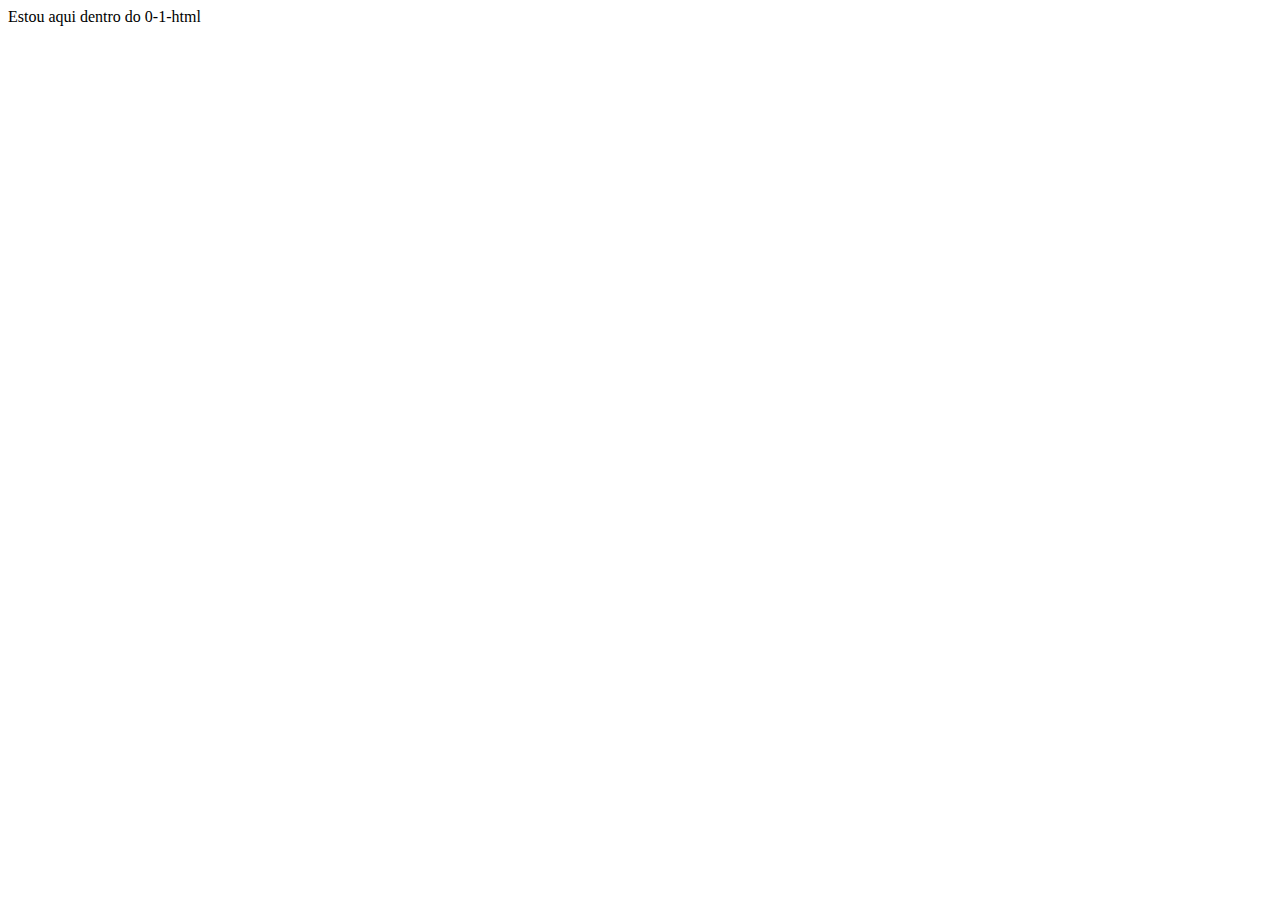
<file: html-css 2/0-1-html/index.html>
<!DOCTYPE html>
<html lang="en">
<head>
    <meta charset="UTF-8">
    <meta http-equiv="X-UA-Compatible" content="IE=edge">
    <meta name="viewport" content="width=device-width, initial-scale=1.0">
    <title>Document</title>
</head>
<body>
    Estou aqui dentro do 0-1-html
</body>
</html>
</file>
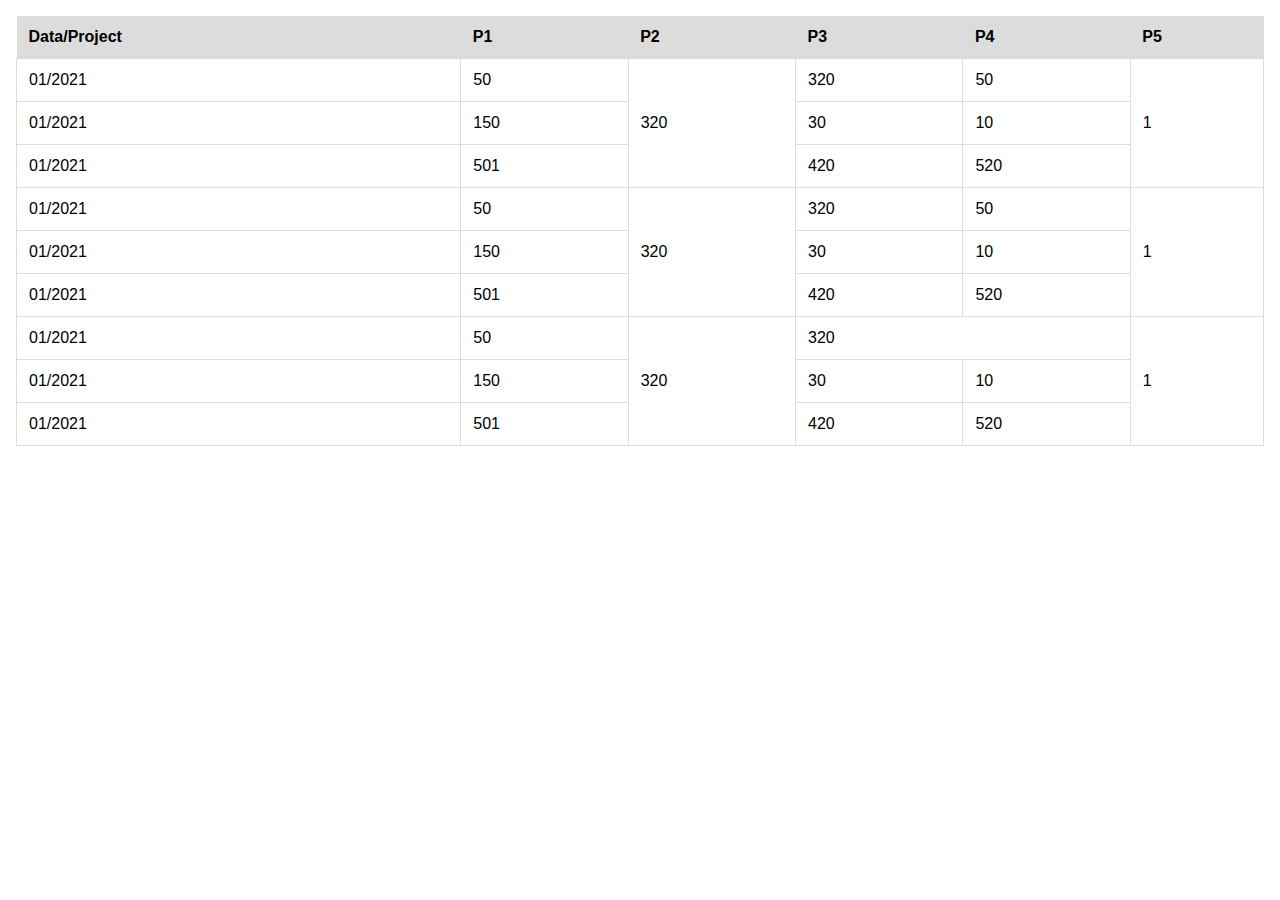
<file: html-css 2/0-3-table/index.html>
<!DOCTYPE html>
<html lang="en">
<head>
    <meta charset="UTF-8">
    <meta http-equiv="X-UA-Compatible" content="IE=edge">
    <meta name="viewport" content="width=device-width, initial-scale=1.0">
    <link rel="stylesheet" href="style.css">
    <title>Document</title>
</head>
<body>
    <div class="table">
        <table>
            <tr>
                <th>Data/Project</th>
                <th>P1</th>
                <th>P2</th>
                <th>P3</th>
                <th>P4</th>
                <th>P5</th>
            </tr>
            <tr>
                <td>01/2021</td>
                <td>50</td>
                <td rowspan="3">320</td>
                <td>320</td>
                <td>50</td>
                <td rowspan="3">1</td>
            </tr>
            <tr>
                <td>01/2021</td>
                <td>150</td>
                <td>30</td>
                <td>10</td>
                
            </tr>
            <tr>
                <td>01/2021</td>
                <td>501</td>
                <td>420</td>
                <td>520</td>
                
            </tr>
            <tr>
                <td>01/2021</td>
                <td>50</td>
                <td rowspan="3">320</td>
                <td>320</td>
                <td>50</td>
                <td rowspan="3">1</td>
            </tr>
            <tr>
                <td>01/2021</td>
                <td>150</td>
                <td>30</td>
                <td>10</td>
                
            </tr>
            <tr>
                <td>01/2021</td>
                <td>501</td>
                <td>420</td>
                <td>520</td>
                
            </tr>
            <tr>
                <td>01/2021</td>
                <td>50</td>
                <td rowspan="3">320</td>
                <td colspan="2">320</td>
                <td rowspan="3">1</td>
            </tr>
            <tr>
                <td>01/2021</td>
                <td>150</td>
                <td>30</td>
                <td>10</td>
                
            </tr>
            <tr>
                <td>01/2021</td>
                <td>501</td>
                <td>420</td>
                <td>520</td>
                
            </tr>
        </table>
    </div>
</body>
</html>
</file>
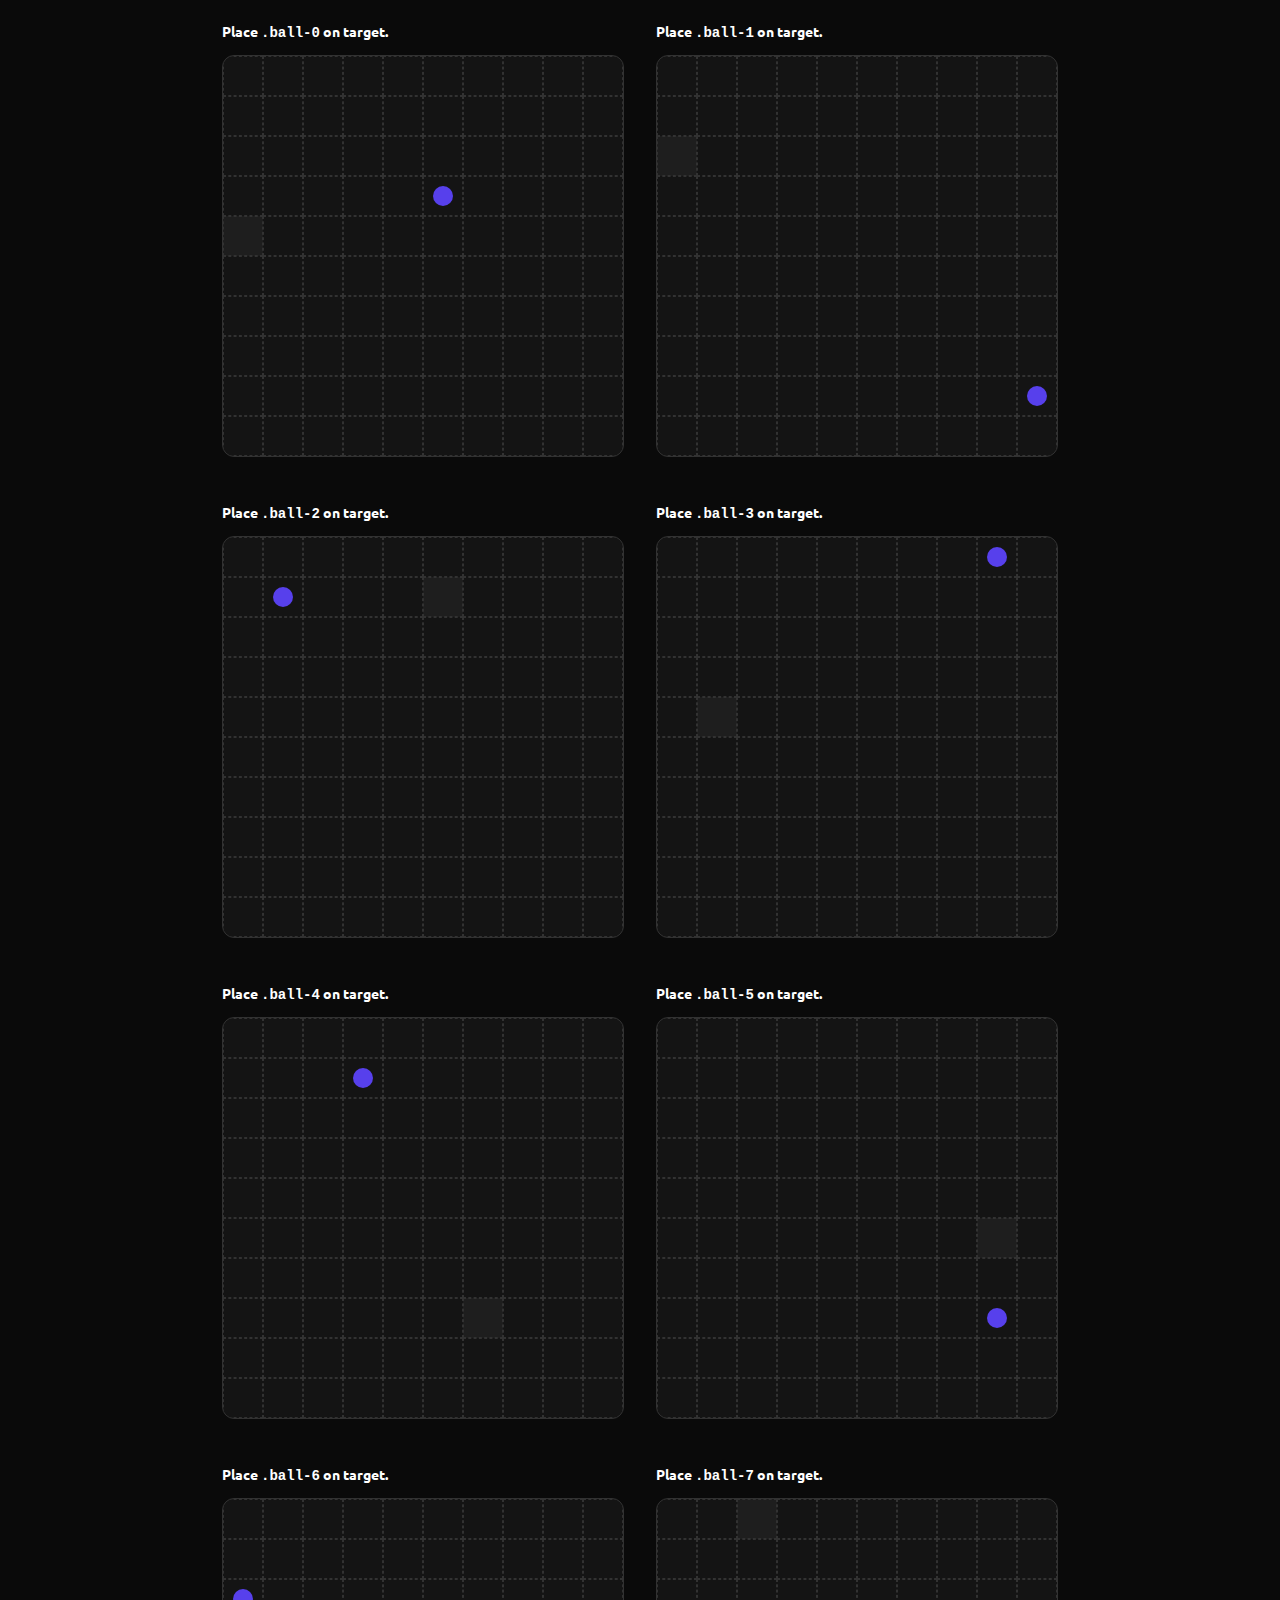
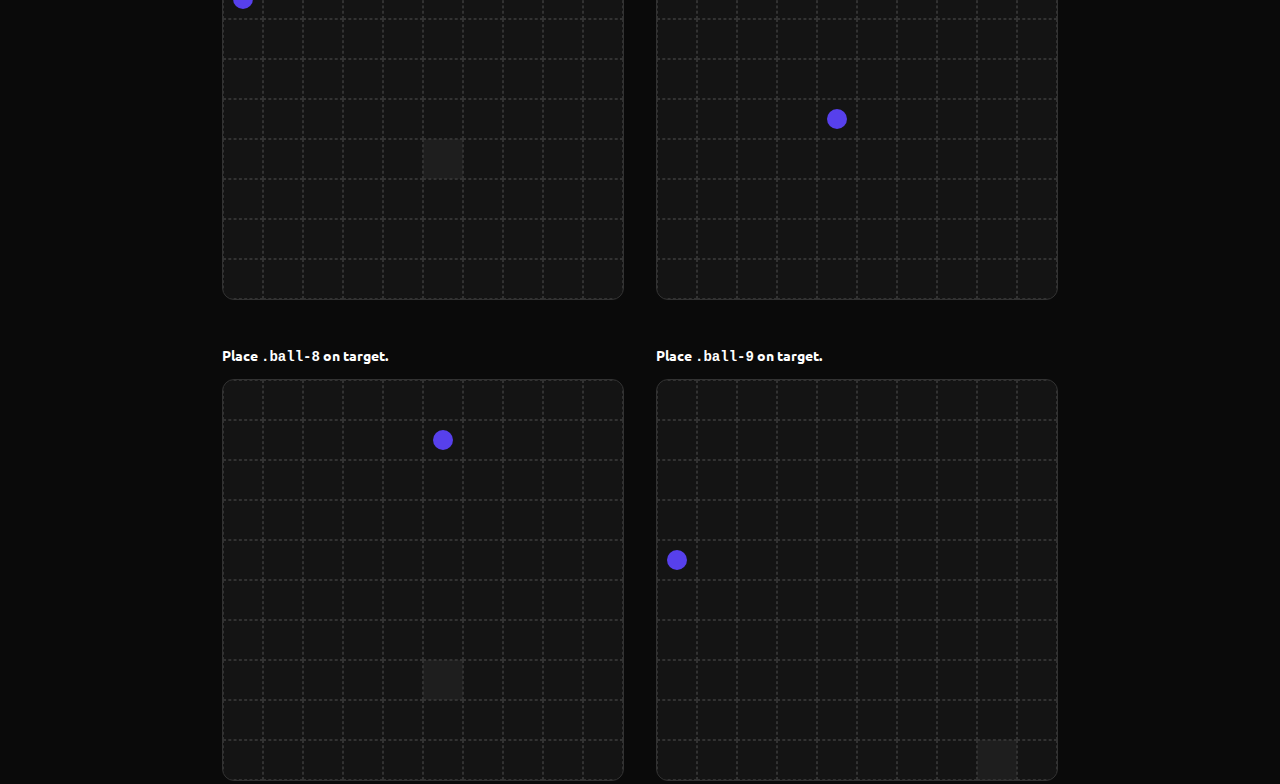
<file: html-css 2/1-3-css-navy-battle/index.html>
<!DOCTYPE html>
<html lang="en">
<head>
    <meta charset="UTF-8">
    <meta http-equiv="X-UA-Compatible" content="IE=edge">
    <meta name="viewport" content="width=device-width, initial-scale=1.0">
    <title>Navy Battle</title>
    <link rel="stylesheet" href="styles.css">
</head>
<body>
    <section>
        <div class="description">
            <h3>Place <pre>.ball-0</pre> on target.</h3>
        </div>
        <div class="board"></div>
    </section>

    <section>
        <div class="description">
            <h3>Place <pre>.ball-1</pre> on target.</h3>
        </div>
        <div class="board"></div>
    </section>

    <section>
        <div class="description">
            <h3>Place <pre>.ball-2</pre> on target.</h3>
        </div>
        <div class="board"></div>
    </section>

    <section>
        <div class="description">
            <h3>Place <pre>.ball-3</pre> on target.</h3>
        </div>
        <div class="board"></div>
    </section>

    <section>
        <div class="description">
            <h3>Place <pre>.ball-4</pre> on target.</h3>
        </div>
        <div class="board"></div>
    </section>

    <section>
        <div class="description">
            <h3>Place <pre>.ball-5</pre> on target.</h3>
        </div>
        <div class="board"></div>
    </section>

    <section>
        <div class="description">
            <h3>Place <pre>.ball-6</pre> on target.</h3>
        </div>
        <div class="board"></div>
    </section>

    <section>
        <div class="description">
            <h3>Place <pre>.ball-7</pre> on target.</h3>
        </div>
        <div class="board"></div>
    </section>

    <section>
        <div class="description">
            <h3>Place <pre>.ball-8</pre> on target.</h3>
        </div>
        <div class="board"></div>
    </section>

    <section>
        <div class="description">
            <h3>Place <pre>.ball-9</pre> on target.</h3>
        </div>
        <div class="board"></div>
    </section>
</body>
<script src="main.js"></script>
</html>
</file>
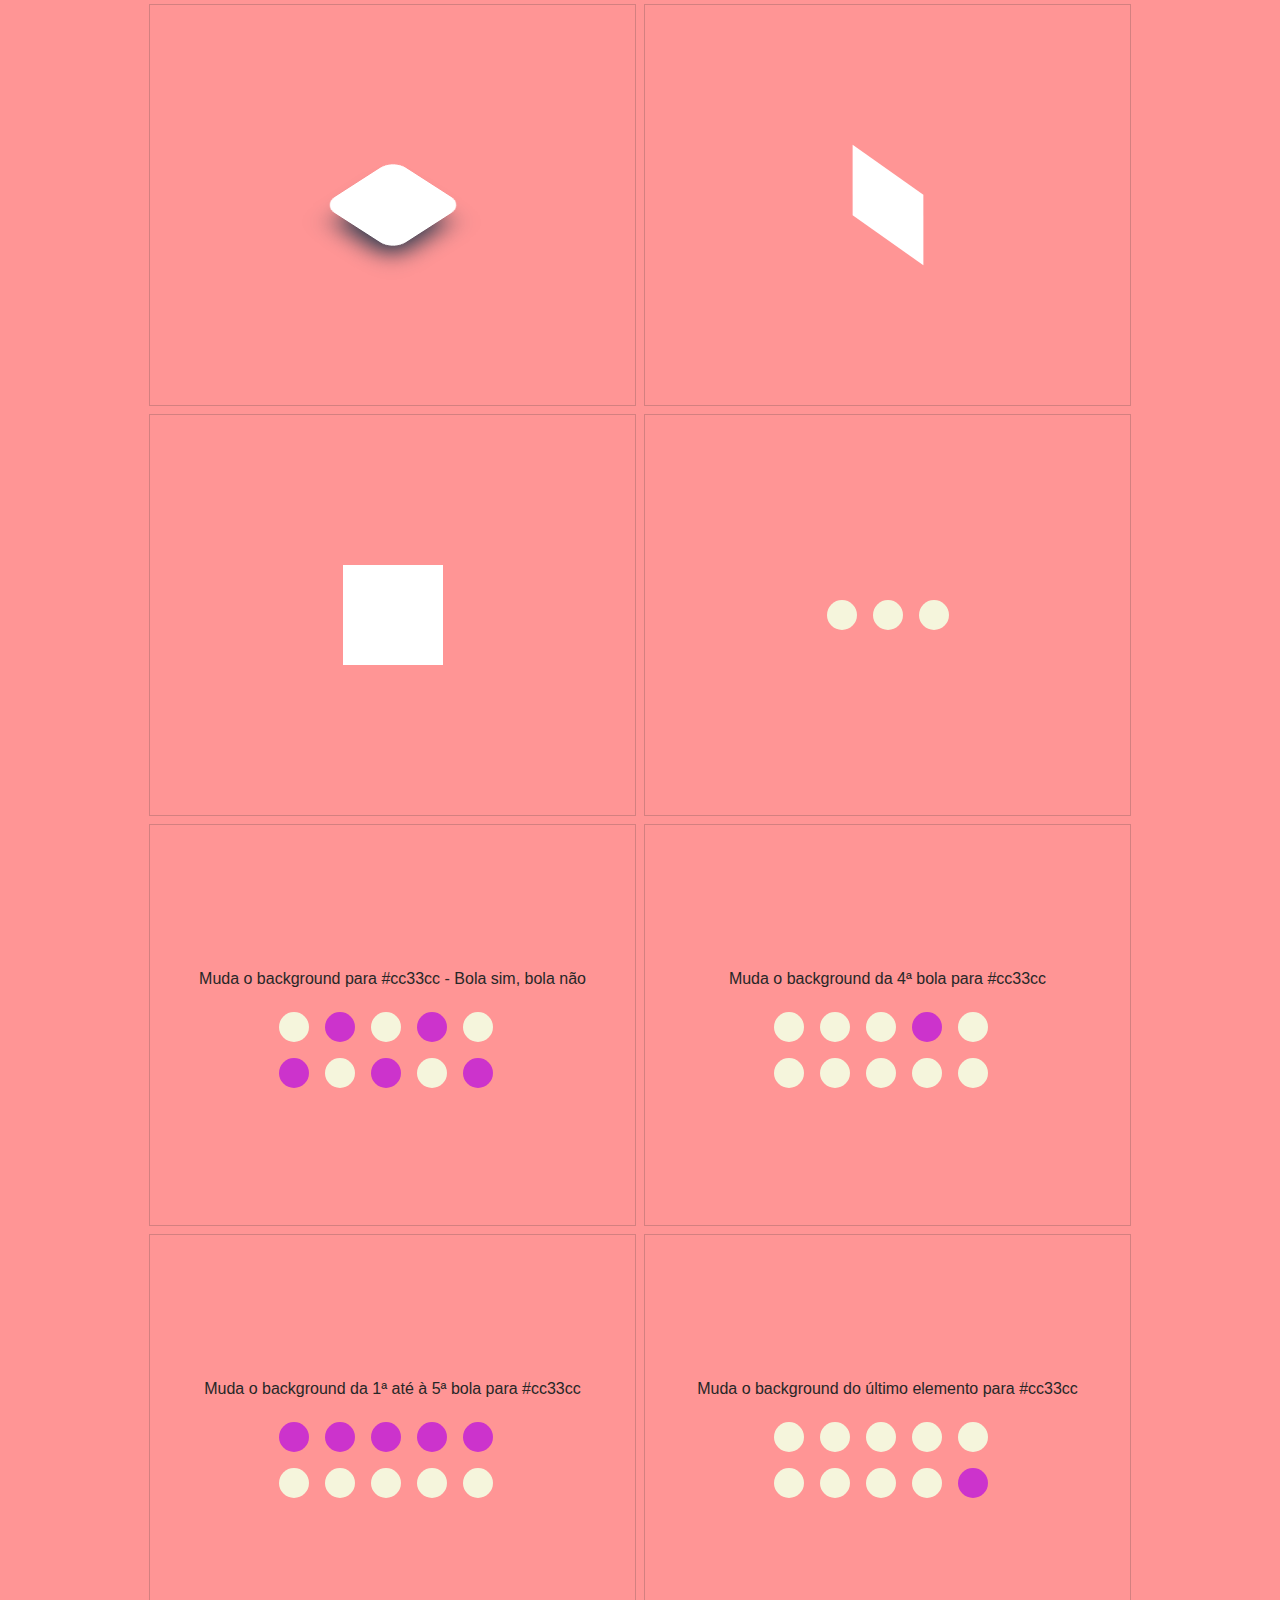
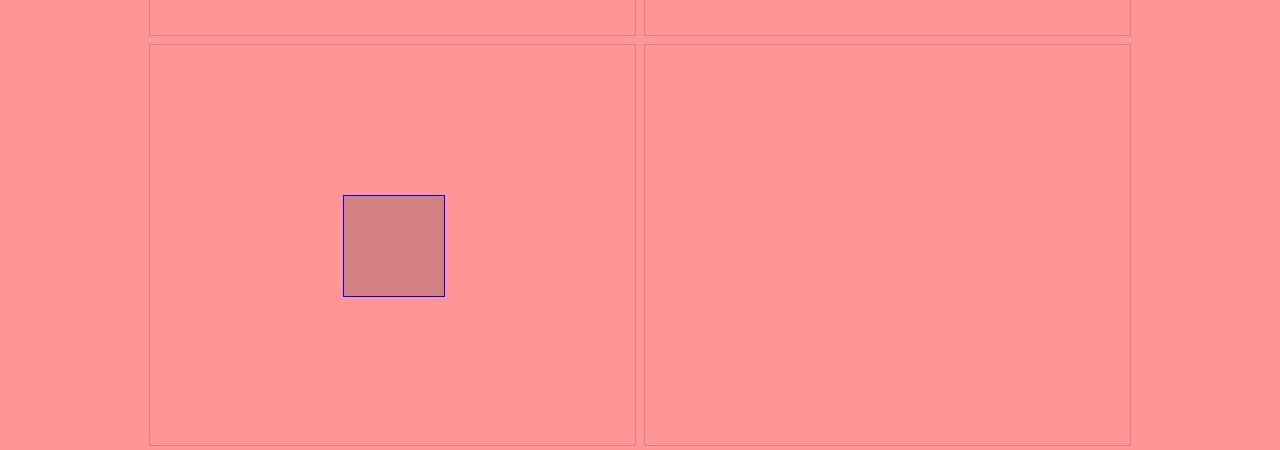
<file: html-css 2/1-4-css-functions/index.html>
<!DOCTYPE html>
<html lang="en">
	<head>
		<meta charset="UTF-8" />
		<meta http-equiv="X-UA-Compatible" content="IE=edge" />
		<meta name="viewport" content="width=device-width, initial-scale=1.0" />
		<title>Document</title>
		<link rel="stylesheet" href="styles.css" />

		<!-- style para outro ficheiro -->
		<!-- <style>
        html, body {
    margin: 0;
    padding: 0;
    background: #f69898;
}

body {
    display: flex;
    flex-wrap: wrap;
    justify-content: space-between;
    width: 990px;
    margin: 0 auto;
}

.container {
    width: calc(50% - 10px);
    display: flex;
    justify-content: center;
    align-items: center;
    position: relative;
    height: 400px;
    border: 1px solid #d38080;
    margin: 4px;
    flex-direction: column;
}

.box {
    width: 120px;
    height: 120px;
    background: beige;
}

.mini-boxes {
    display: flex;
    flex-wrap: wrap;
    width: 50%;
}

.hole {
    width: 30px;
    height: 30px;
    background: beige;
    border-radius: 100%;
    margin: 8px;
} 

    </style> -->
	</head>
	<body>
		<section class="container">
			<div class="box perspective-square"></div>
		</section>

		<section class="container">
			<div class="box2 z-squares"></div>
		</section>

		<section class="container">
			<div class="box3 rotate-square"></div>
		</section>

		<section class="container">
			<div class="loading">
				<div class="hole anim-hole"></div>
				<div class="hole anim-hole"></div>
				<div class="hole anim-hole"></div>
			</div>
		</section>

		<div class="container">
			<p>Muda o background para #cc33cc - Bola sim, bola não</p>
			<div class="mini-boxes">
				<div class="hole even"></div>
				<div class="hole even"></div>
				<div class="hole even"></div>
				<div class="hole even"></div>
				<div class="hole even"></div>
				<div class="hole even"></div>
				<div class="hole even"></div>
				<div class="hole even"></div>
				<div class="hole even"></div>
				<div class="hole even"></div>
			</div>
		</div>

		<div class="container">
			<p>Muda o background da 4ª bola para #cc33cc</p>
			<div class="mini-boxes">
				<div class="hole four"></div>
				<div class="hole four"></div>
				<div class="hole four"></div>
				<div class="hole four"></div>
				<div class="hole four"></div>
				<div class="hole four"></div>
				<div class="hole four"></div>
				<div class="hole four"></div>
				<div class="hole four"></div>
				<div class="hole four"></div>
			</div>
		</div>

		<div class="container">
			<p>Muda o background da 1ª até à 5ª bola para #cc33cc</p>
			<div class="mini-boxes">
				<div class="hole first-five"></div>
				<div class="hole first-five"></div>
				<div class="hole first-five"></div>
				<div class="hole first-five"></div>
				<div class="hole first-five"></div>
				<div class="hole first-five"></div>
				<div class="hole first-five"></div>
				<div class="hole first-five"></div>
				<div class="hole first-five"></div>
				<div class="hole first-five"></div>
			</div>
		</div>

		<div class="container">
			<p>Muda o background do último elemento para #cc33cc</p>
			<div class="mini-boxes">
				<div class="hole last"></div>
				<div class="hole last"></div>
				<div class="hole last"></div>
				<div class="hole last"></div>
				<div class="hole last"></div>
				<div class="hole last"></div>
				<div class="hole last"></div>
				<div class="hole last"></div>
				<div class="hole last"></div>
				<div class="hole last"></div>
			</div>
		</div>

		<div class="container">
			<div class="squares">
				<div class="square square--red"></div>
				<div class="square square--blue"></div>
			</div>
		</div>
		<div class="container">
			<div class="board">
				<div class="face front">
					<div class="square"></div>
					<div class="square"></div>
					<div class="square"></div>
					<div class="square"></div>
					<div class="square"></div>
					<div class="square"></div>
					<div class="square"></div>
					<div class="square"></div>
					<div class="square"></div>
					<div class="square"></div>
					<div class="square"></div>
					<div class="square"></div>
					<div class="square"></div>
					<div class="square"></div>
					<div class="square"></div>
					<div class="square"></div>
					<div class="square"></div>
					<div class="square"></div>
					<div class="square"></div>
					<div class="square"></div>
					<div class="square"></div>
					<div class="square"></div>
					<div class="square"></div>
					<div class="square"></div>
					<div class="square"></div>
					<div class="square"></div>
					<div class="square"></div>
					<div class="square"></div>
					<div class="square"></div>
					<div class="square"></div>
					<div class="square"></div>
					<div class="square"></div>
					<div class="square"></div>
					<div class="square"></div>
					<div class="square"></div>
					<div class="square"></div>
					<div class="square"></div>
					<div class="square"></div>
					<div class="square"></div>
					<div class="square"></div>
					<div class="square"></div>
					<div class="square"></div>
					<div class="square"></div>
					<div class="square"></div>
					<div class="square"></div>
					<div class="square"></div>
					<div class="square"></div>
					<div class="square"></div>
					<div class="square"></div>
					<div class="square"></div>
				</div>
			</div>
		</div>
	</body>
	<script>
		//document.addEventListener("contextmenu", function (e) {
			//e.preventDefault();
		//});
	</script>
</html>
</file>
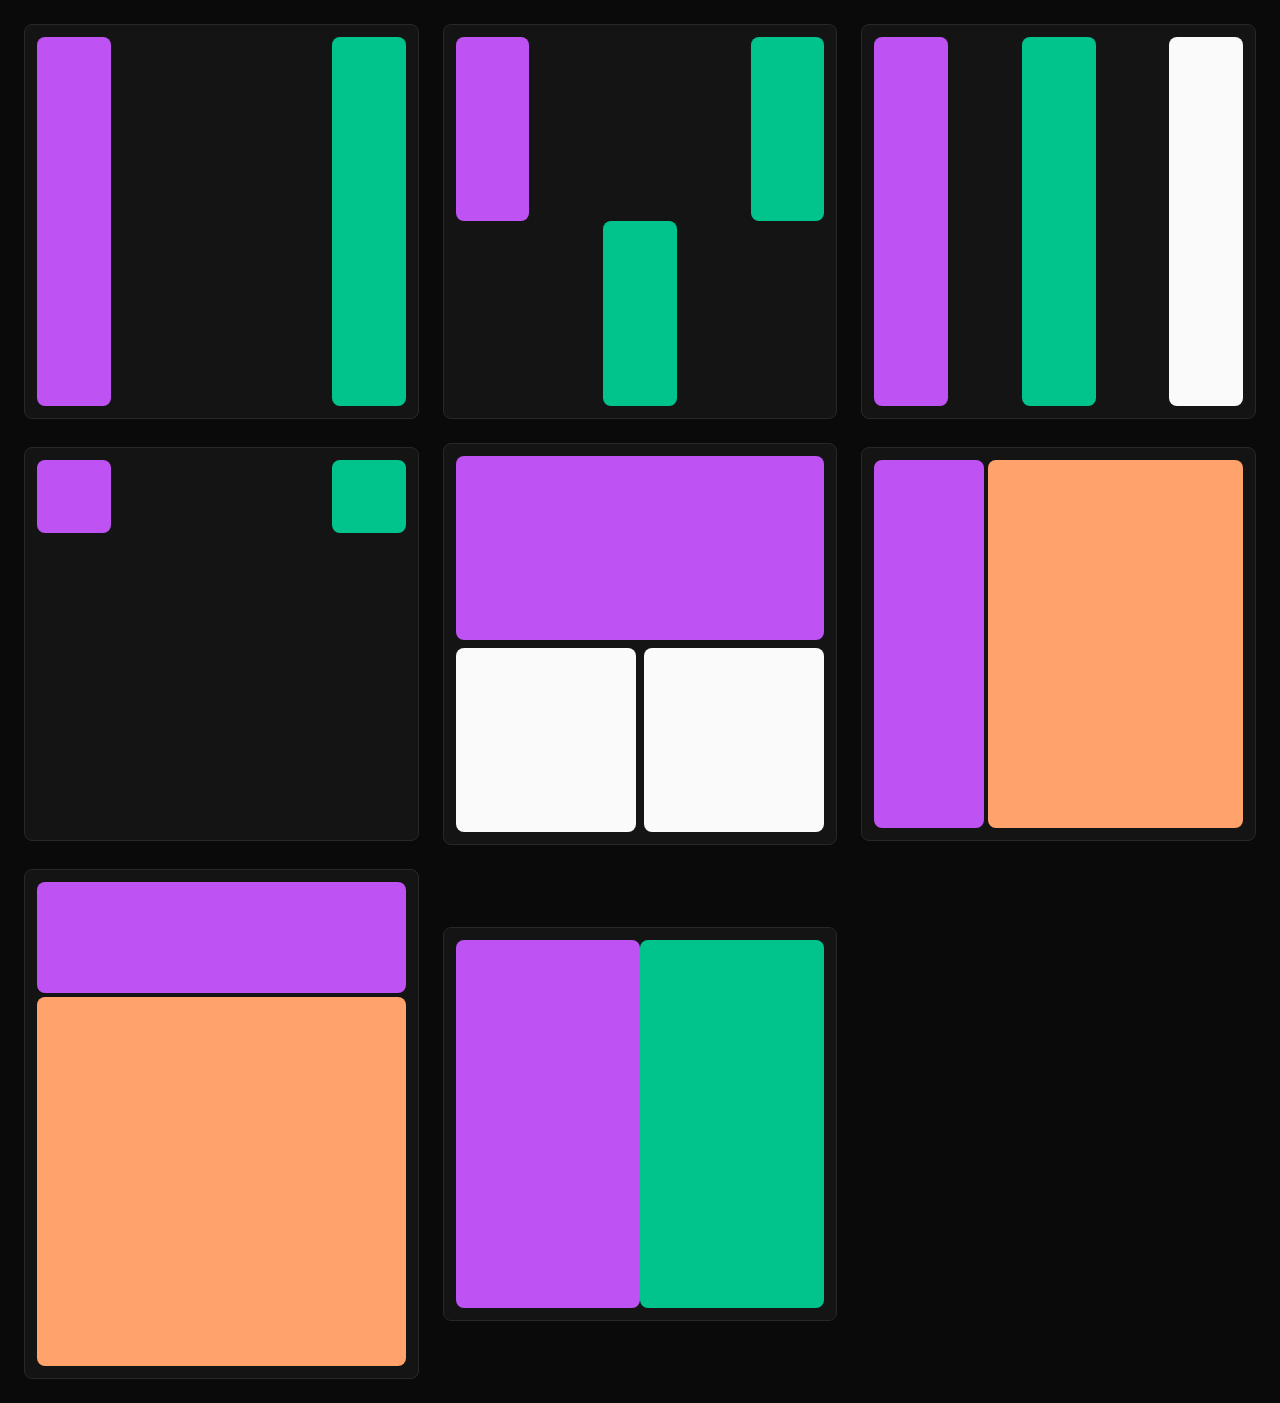
<file: html-css 2/1-5-mondrian/index.html>
<!DOCTYPE html>
<html lang="en">
	<head>
		<meta charset="UTF-8" />
		<meta http-equiv="X-UA-Compatible" content="IE=edge" />
		<meta name="viewport" content="width=device-width, initial-scale=1.0" />
		<title>Mondrian</title>
		<link rel="stylesheet" href="styles.css" />
	</head>
	<body>
		<div class="board board-1">
			<div class="box bg-purple"></div>
			<div class="box bg-green"></div>
		</div>

		<div class="board col-onethree">
			<div class="box1 bg-purple"></div>
			<div class="box1 bg-green"></div>
			<div class="box1 bg-green"></div>
		</div>

		<div class="board board-2">
			<div class="box2 bg-purple"></div>
			<div class="box2 bg-green"></div>
			<div class="box2 bg-gray"></div>
		</div>

		<div class="board board-3">
			<div class="box3 bg-purple"></div>
			<div class="box3 bg-green"></div>
		</div>

		<div class="board board-4">
			<div class="box4 bg-purple"></div>
			<div class="box4 bg-gray"></div>
			<div class="box4 bg-gray"></div>
		</div>

		<div class="board board-5">
			<div class="box5 bg-purple"></div>
			<div class="box5 bg-orange"></div>
		</div>

		<div class="board board-6">
			<div class="box6 bg-purple"></div>
			<div class="box6 bg-orange"></div>
		</div>

		<div class="board board-7">
			<div class="box7 bg-purple"></div>
			<div class="box7 bg-green"></div>
		</div>

	</body>
</html>
</file>
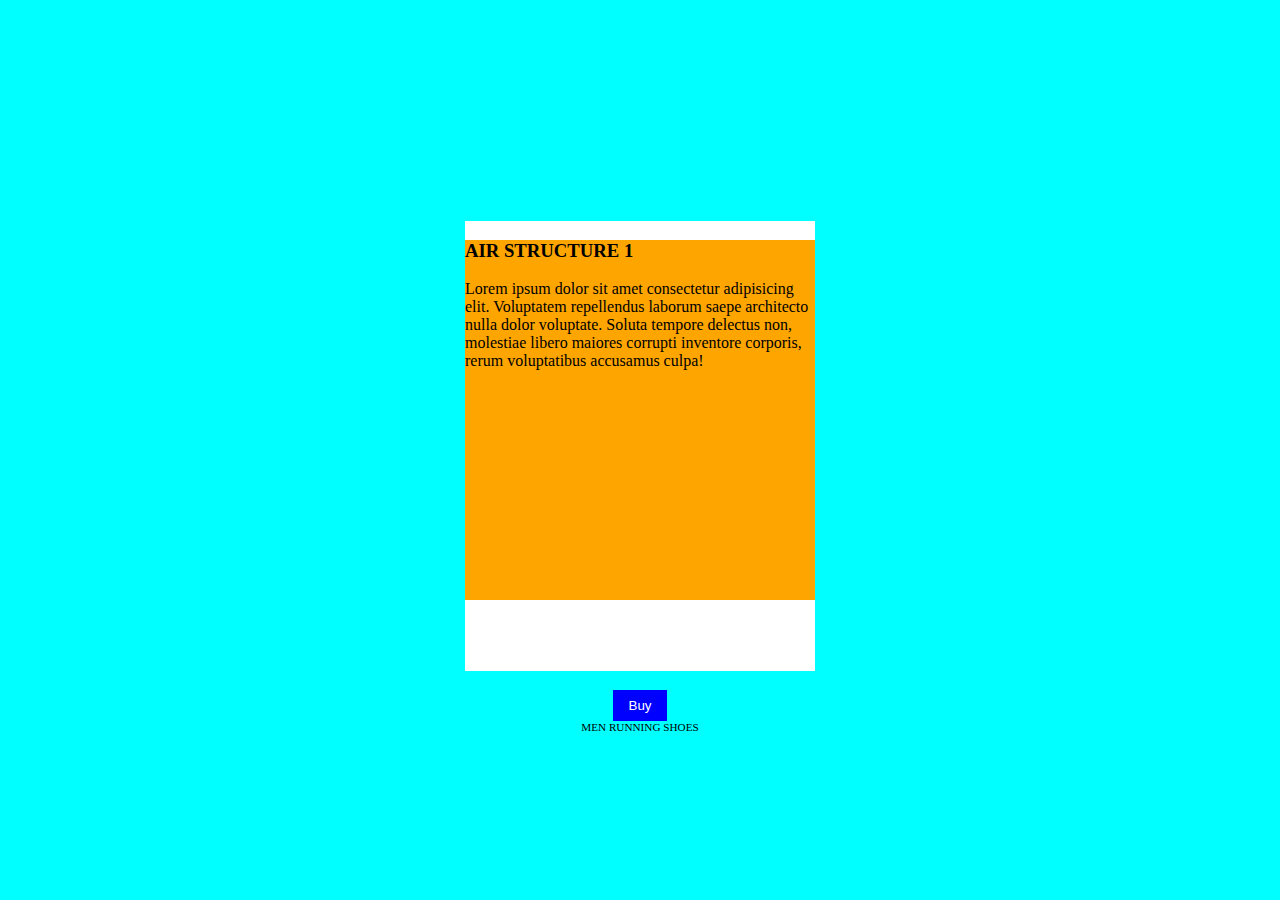
<file: html-css 2/1-4-sports-card/index2.html>
<!DOCTYPE html>
<html lang="en">
<head>
    <meta charset="UTF-8">
    <meta http-equiv="X-UA-Compatible" content="IE=edge">
    <meta name="viewport" content="width=device-width, initial-scale=1.0">
    <title>Document</title>
</head>
<style>
    html,
    body {
        margin: 0;
        padding: 0;
        min-height: 100vh;
        display: flex;
        gap: 32px;
        width: 100%;
        justify-content: center;
        align-items: center;
        background-color: aqua;
    }
    .card {
        background: white;
        /* min-width: 300px;
        max-width: 400px; */
        width: clamp(300px, 50vh, 350px);
        height: 50vh;
        margin: 0 auto 8px auto;
    }
    .card__content{
        background: orange;
        height: 80%;
    }
    .card__actions {
        height: 20%;
    }
    .btn {
        display: block;
        padding: 8px 16px;
        background: blue;
        border: 0;
        color: white;
        margin: 0 auto;

    }
    .label {
        display: block;
        text-align: center;
        font-size: 0.7rem;
    }

    .card__content__header {
        position: relative;
    }
   
</style>
<body>
    <div class="card">
        <div class="card__content">
            <div class="card__content_header">
                
            </div>
            <div class="card__content_description">
                <h3>AIR STRUCTURE 1</h3>
                <p>Lorem ipsum dolor sit amet consectetur adipisicing elit. Voluptatem repellendus laborum saepe architecto nulla dolor voluptate. Soluta tempore delectus non, molestiae libero maiores corrupti inventore corporis, rerum voluptatibus accusamus culpa!</p>
            </div>
        </div>
        <div class="card__actions"></div>
        <button class="btn btn-outline-sucess">Buy</button>
        <span class="label">MEN RUNNING SHOES</span>
    </div>
</body>
</html>
</file>
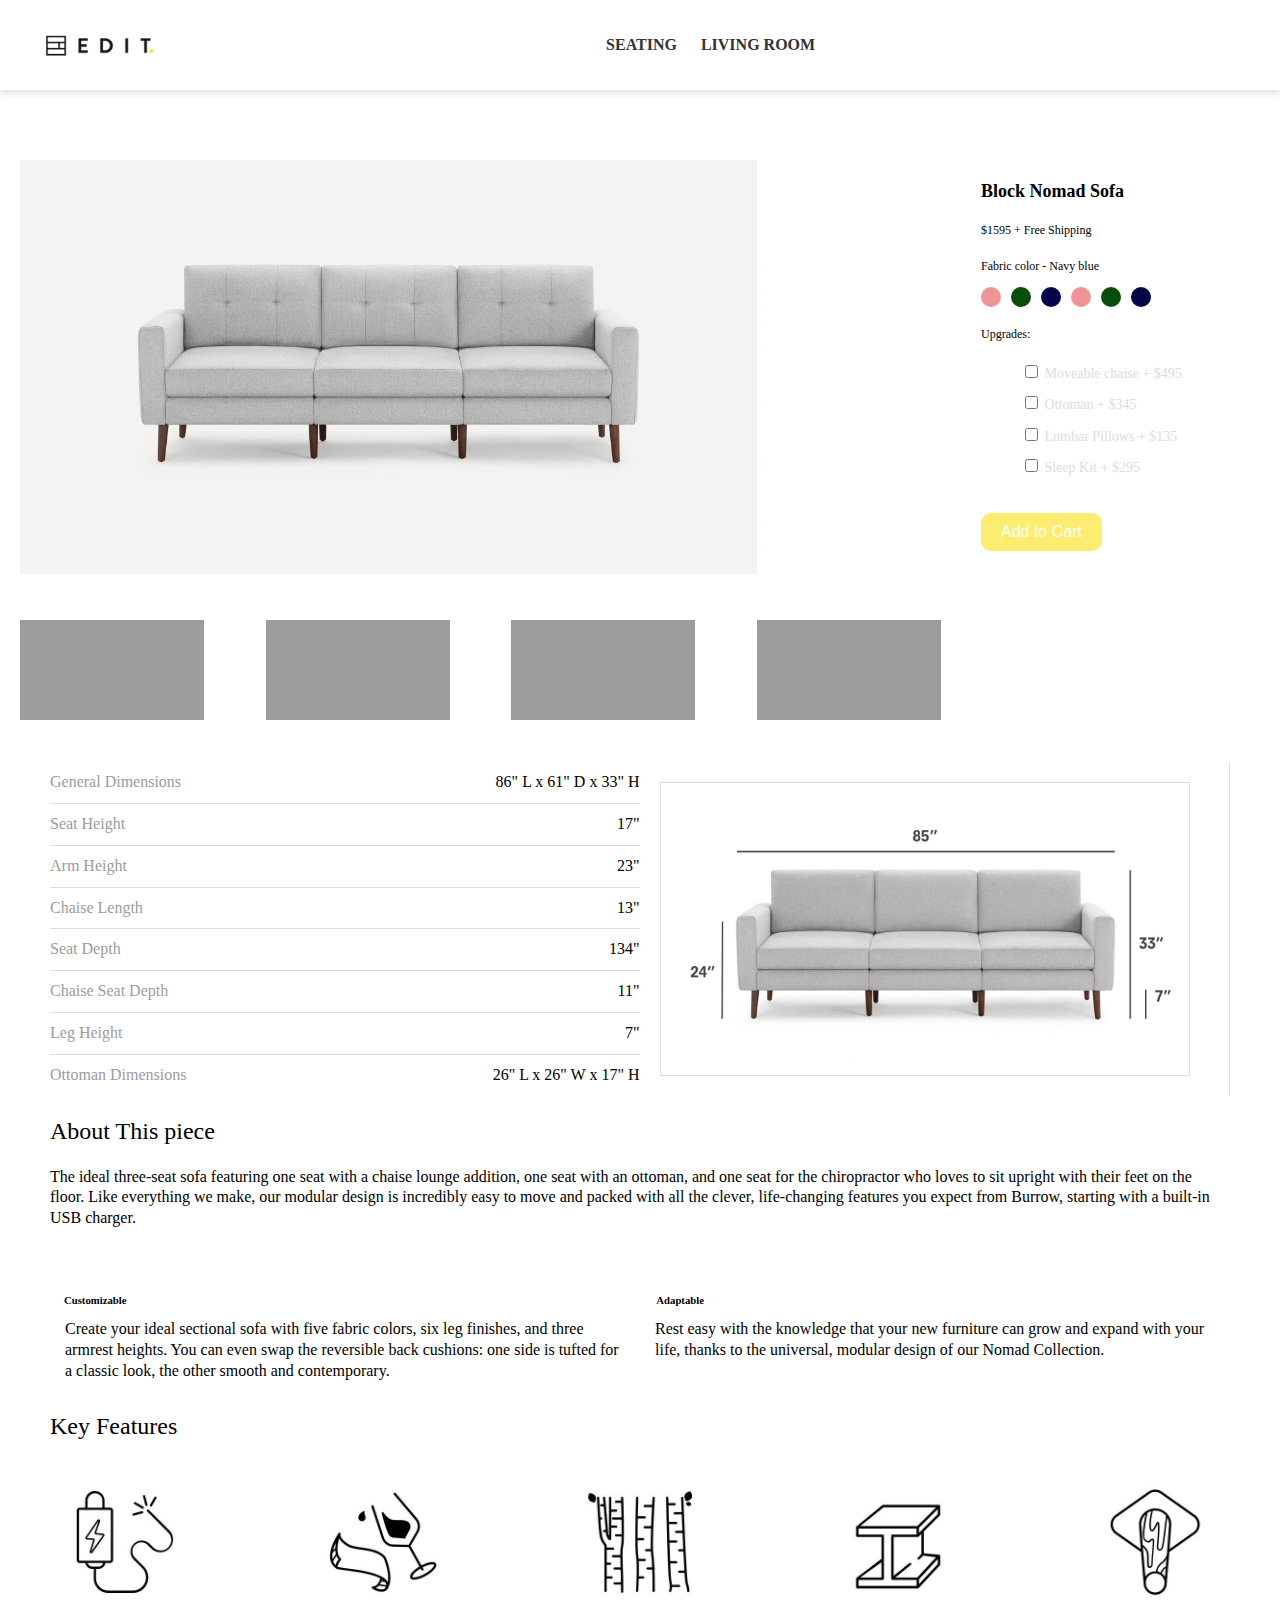
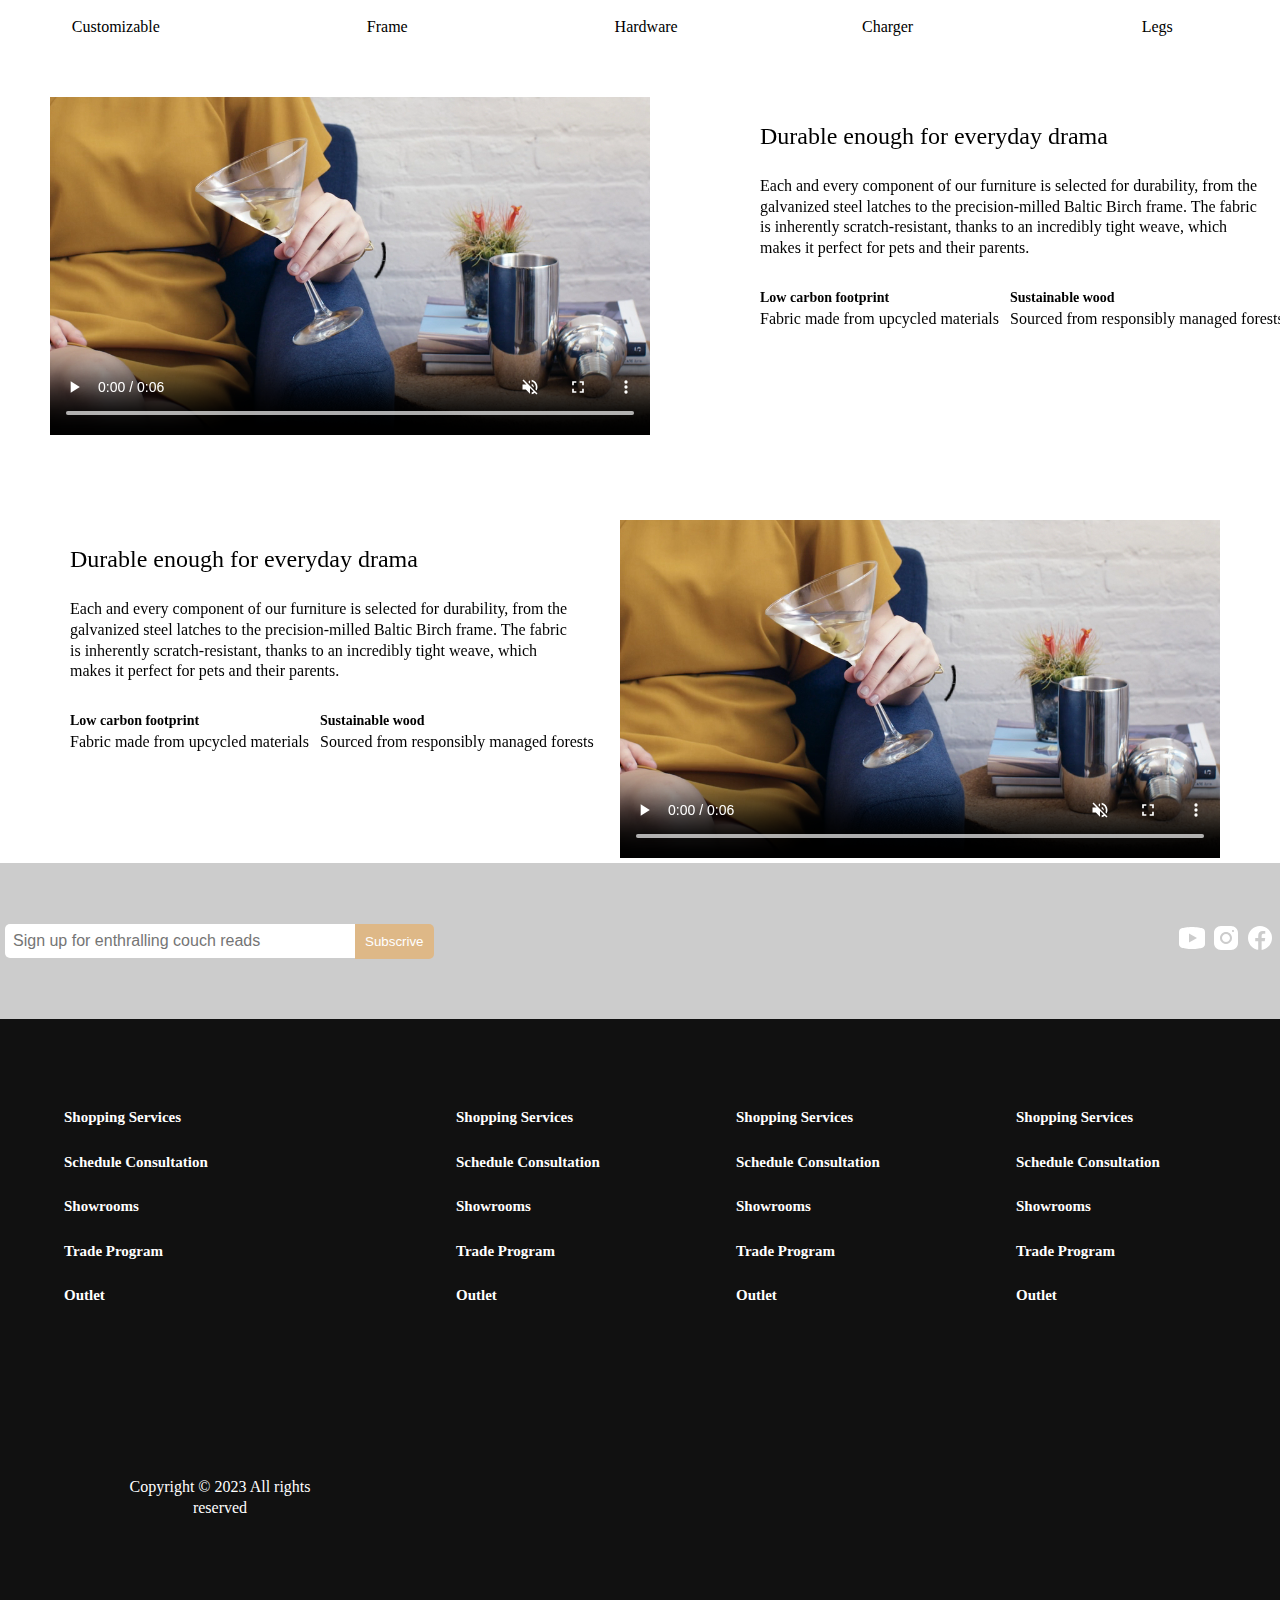
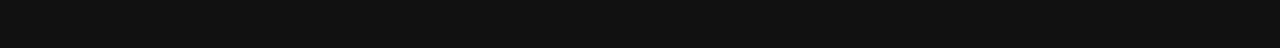
<file: html-css 2/2-1-loja/product-detail.html>
<!DOCTYPE html>
<html lang="en">
<head>
    <meta charset="UTF-8">
    <meta http-equiv="X-UA-Compatible" content="IE=edge">
    <meta name="viewport" content="width=device-width, initial-scale=1.0">
    <link rel="stylesheet" href="css/style.css">
    <title>Product Detail</title>
</head>
  <body>
    <header>
        <nav>
            <a href="#" class="logo">
                <img src="assets/edit-extended-logo.png" alt="edit">
            </a>
            <div class="menu">
                <div class="menu__item">
                    <a href="" class="menu__item__label">Seating</a>
                    <a href="" class="menu__item__label">Living Room</a>
                    <div class="menu__item__dropdown">
                    </div>
                </div>
            </div>
            <!-- <ul class="nav-bar">
                <li>
                    <a href="#">Seating</a>
                  <ul class="submenu">
                        <li><a href="#">Shop by Category</a></li>
                        <li><a href="#">Sectionals</a></li>
                        <li><a href="#">Sofas</a></li>
                        <li><a href="#">Loveseats</a></li>
                        <li><a href="#">Accent Chairs</a></li>
                        <li><a href="#">Sleepers</a></li>
                        <li><a href="#">Sleep Kits</a></li>
                        <li><a href="#">Ottomans</a></li>
                        <li><a href="#">Seating Acessories</a></li>
                        <li><a href="#">All Seating</a></li>
                    </ul>  
            </li>
            <li><a href="#">Living Room</a>
                 <ul class="submenu">
                        <li><a href="#">Seating</a></li>
                        <li><a href="#">Sectionals</a></li>
                        <li><a href="#">Sofas</a></li>
                        <li><a href="#">Accent Chairs</a></li>
                        <li><a href="#">Sleepers</a></li>
                        <li><a href="#">Fabric Seating</a></li>
                        <li><a href="#">Leather Seating</a></li>
                        <li><a href="#">Velvet Seating</a></li>
                        <li><a href="#">Seating Acessories</a></li>
                    </ul> 
            </li>
            </ul>-->
        </nav>
    </header>

    <div class="container">
        <div class="row">
          <div class="col-md-6">
            <img src="assets/products/1/product.webp" alt="Produto">
            <div class="gallery">
              <p></p>
              <p></p>
              <p></p>
              <p></p>
            </div>
          </div>
          <div class="col-md-6">
            <h2>Block Nomad Sofa</h2>
            <p>$1595 + Free Shipping</p>
            <p>Fabric color - Navy blue</p>
            <div class="colors">
              <div class="color color1"></div>
              <div class="color color2"></div>
              <div class="color color3"></div>
              <div class="color color1"></div>
              <div class="color color2"></div>
              <div class="color color3"></div>
            </div>
            <p>Upgrades:</p>
            <ul>
                <li>
                    <input type="checkbox" id="upgrade1" name="upgrade1" value="upgrade1">
                    <label for="upgrade1">Moveable chaise + $495</label>
                  </li>
                  <li>
                    <input type="checkbox" id="upgrade2" name="upgrade2" value="upgrade2">
                    <label for="upgrade2"> Ottoman + $345</label>
                  </li>
                  <li>
                    <input type="checkbox" id="upgrade3" name="upgrade3" value="upgrade3">
                    <label for="upgrade3">Lumbar Pillows + $135</label>
                  </li>
                  <li>
                    <input type="checkbox" id="upgrade4" name="upgrade4" value="upgrade4">
                    <label for="upgrade4">Sleep Kit + $295</label>
                </li>
            </ul>
            <button class="add-to-cart">Add to Cart</button>
          </div>
        </div>
      </div>

      <div class="col-md-3">
        <ul class="dimensions">
          <li><span>General Dimensions</span> 86" L x 61" D x 33" H</li>
          <li><span>Seat Height</span> 17"</li>
          <li><span>Arm Height</span> 23"</li>
          <li><span>Chaise Length</span> 13"</li>
          <li><span>Seat Depth</span> 134"</li>
          <li><span>Chaise Seat Depth</span> 11"</li>
          <li><span>Leg Height</span> 7"</li>
          <li><span>Ottoman Dimensions</span>26" L x 26" W x 17" H</li>
        </ul>
        <div class="dimension-image">
          <img src="assets/product-details.webp" alt="Dimensões">
        </div>
      </div>
      
      

    <section class="about">
        <h2 class="about-title">About This piece</h2>
        <p class="about-paragraph">The ideal three-seat sofa featuring one seat with a chaise lounge addition, one seat with an ottoman, and one seat for the chiropractor who loves to sit upright with their feet on the floor. Like everything we make, our modular design is incredibly easy to move and packed with all the clever, life-changing features you expect from Burrow, starting with a built-in USB charger.</p>
        <div class="p-boxes">
            <h6 class="mini-title1">Customizable</h6>
          <p class="p-box">Create your ideal sectional sofa with five fabric colors, six leg finishes, and three armrest heights. You can even swap the reversible back cushions: one side is tufted for a classic look, the other smooth and contemporary.</p>
          <h6 class="mini-title2">Adaptable</h6>
          <p class="p-box">Rest easy with the knowledge that your new furniture can grow and expand with your life, thanks to the universal, modular design of our Nomad Collection.</p>
        </div>
      </section>

      <div class="key-features">
        <p class="key">Key Features</p>
        <div class="icons-features">
            <img src="assets/icon-1.webp" alt="">
            <p class="sm1-text">Customizable</p>
            <img src="assets/icon-2.webp" alt="">
            <p class="sm2-text">Frame</p>
            <img src="assets/icon-3.webp" alt="">
            <p class="sm3-text">Hardware</p>
            <img src="assets/icon-4.webp" alt="">
            <p class="sm4-text">Charger</p>
            <img src="assets/icon-5.webp" alt="">
            <p class="sm5-text">Legs</p>
        </div>
      </div>

      <div class="container-video">
        <div class="video-column">
          <video muted autoplay loop src="assets/product-video-2.mp4" controls width="600"></video>
        </div>
        <div class="text-column">
          <p class="title">Durable enough for everyday drama</p>
          <p>Each and every component of our furniture is selected for durability, from the galvanized steel latches to the precision-milled Baltic Birch frame. The fabric is inherently scratch-resistant, thanks to an incredibly tight weave, which makes it perfect for pets and their parents.</p>
          <div class="text-column2">
          <p class="column">Low carbon footprint</p> 
          <p class="descr">Fabric made from upcycled materials</p>
          <p class="column">Sustainable wood</p>
        <p class="descr1">Sourced from responsibly managed forests</p> 
        </div>

        </div>
      </div>

      <div class="container-video">
        <div class="text-column">
          <p class="title">Durable enough for everyday drama</p>
          <p>Each and every component of our furniture is selected for durability, from the galvanized steel latches to the precision-milled Baltic Birch frame. The fabric is inherently scratch-resistant, thanks to an incredibly tight weave, which makes it perfect for pets and their parents.</p>
          <div class="text-column2">
            <p class="column">Low carbon footprint</p> 
            <p class="descr">Fabric made from upcycled materials</p>
            <p class="column">Sustainable wood</p>
            <p class="descr1">Sourced from responsibly managed forests</p> 
          </div>
        </div>
        <div class="video-column">
          <video muted autoplay loop src="assets/product-video-2.mp4" controls width="600"></video>
        </div>
      </div>

      <footer>
        <div class="subscribe">
            <input type="text" placeholder="Sign up for enthralling couch reads">
            <button>Subscrive</button>
          </div>
          
        <div class="icons-social">
            <a href=""><img src="assets/socials/icons8-youtube.svg" alt=""></a>
            <img src="assets/socials/icons8-instagram.svg" alt="">
            <img src="assets/socials/icons8-facebook.svg" alt="">
        </div>
      </footer>

        <section class="footer-container">
            <div class="contact">
                <h5>Shopping Services</h5>
                <h5>Schedule Consultation</h5>
                <h5>Showrooms</h5>
                <h5>Trade Program</h5>
                <h5>Outlet</h5>
            </div>

            <div class="contact">
                <h5>Shopping Services</h5>
                <h5>Schedule Consultation</h5>
                <h5>Showrooms</h5>
                <h5>Trade Program</h5>
                <h5>Outlet</h5>
            </div>

            <div class="contact">
                <h5>Shopping Services</h5>
                <h5>Schedule Consultation</h5>
                <h5>Showrooms</h5>
                <h5>Trade Program</h5>
                <h5>Outlet</h5>
            </div>

            <div class="contact">
                <h5>Shopping Services</h5>
                <h5>Schedule Consultation</h5>
                <h5>Showrooms</h5>
                <h5>Trade Program</h5>
                <h5>Outlet</h5>
            </div>
            <div class="last-text">
                <p>Copyright © 2023 All rights reserved</p>
            </div>
        </section>

      

      
      
      
      
      


</body>
</html>
</file>
<file: html-css 2/0-3-table/style.css>
body {
    margin: 0;
    padding: 16px;
    background-color: white;
    box-sizing: border-box;
    font-family: "Noto Sans Display", sans-serif;
}

table {
    border-collapse: collapse;
    width: 100%;
    text-align: left;
}

th {
    background-color: gainsboro;
    padding: 12px 0;
    text-indent: 12px;
}

td {
    border: 1px solid gainsboro;
    padding: 12px 0;
    text-indent: 12px;
}
</file>
<file: html-css 2/1-3-css-navy-battle/styles.css>
@import url(https://fonts.googleapis.com/css?family=Ubuntu:300,300italic,regular,italic,500,500italic,700,700italic);

html,
body {
    font-family: Ubuntu;
    font-weight: 400;
    font-size: 16px;
    background: rgba(10, 10, 10, 1);
    display: flex;
    flex-wrap: wrap;
    gap: 32px;
    justify-content: center;
    color: white;
    font-size: 12px;
}

.board {
    border: 1px solid rgba(50, 50, 50, 1);
    background: rgba(20, 20, 20, 1);
    display: flex;
    align-content: flex-start;
    flex-wrap: wrap;
    border-radius: 12px;
    overflow: hidden;
    position: relative;
}

.cell {
    border: 0.5px dashed rgba(50, 50, 50, 1);
    display: inline-block;
    margin: 0;
    padding: 0;
    box-sizing: border-box;
}

.target {
    background-color: rgba(30, 30, 30, 1);
}

.ball {
    width: 20px;
    height: 20px;
    background: rgb(87, 64, 236);
    position: absolute;
    margin: 10px;
    border-radius: 100%;
}

pre {
    display: inline;
}



/* Coloca o teu CSS a partir daqui */
.ball-0 {
    top: 120px;
    right: 160px;
}

.ball-1 {
    bottom: 40px;
    right: 0;
     
}

.ball-2 {
    top: 40px;
    left: 40px;
}

.ball-3 {
    top: 0;
    right: 40px;
    
}

.ball-4 {
    top: 40px;
    left: 120px;
}

.ball-5 {
    bottom: 80px;
    right: 40px;
}

.ball-6 {
    left: 0;
    top:80px;
}

.ball-7 {
    bottom: 160px;
    left: 160px;
}

.ball-8 {
    top: 40px;
    right: 160px;
}

.ball-9 {
    top: 160px;
    left: 0;
}
</file>
<file: html-css 2/1-4-css-functions/styles.css>
html,
body {
  margin: 0;
  padding: 0;
  background: rgb(255, 149, 149);
  color: rgb(39, 39, 39);
  font-family: Arial, Helvetica, sans-serif;
}

body {
  display: flex;
  flex-wrap: wrap;
  justify-content: space-between;
  width: 990px;
  margin: 0 auto;
}

.container {
  width: calc(50% - 10px);
  display: flex;
  justify-content: center;
  align-items: center;
  position: relative;
  height: 400px;
  border: 1px solid #d38080;
  margin: 4px;
  flex-direction: column;
}


.mini-boxes {
  display: flex;
  flex-wrap: wrap;
  width: 50%;
}

.hole {
  width: 30px;
  height: 30px;
  background: beige;
  border-radius: 100%;
  margin: 8px;
}

.box {
  width: 100px;
  height: 100px;
  background: #fff;
  transform: translate3d(0px, 0px, 0px) rotateX(50deg) rotateY(0deg) rotateZ(45deg);
  border-radius: 18px;
}

@keyframes perspective {
  from {
    transform: translate3d(0px, 0px, 0px rotateX(50deg) rotateY(0deg) rotateZ(45deg));
    
    box-shadow: rgba(38, 57, 77, 0) 18px 20px 30px -10px;
  }
  to {
    transform: translate3d(0px, 40px, 0px) rotateX(50deg) rotateY(0deg) rotateZ(45deg);
    box-shadow:rgba(38, 57, 77, 1) 18px 20px 30px -10px;

  }
  
  }

 .perspective-square {
  animation-name: perspective;
  animation-duration: 3s;
  animation-iteration-count: infinite;
  animation-direction: alternate;
  box-shadow: rgba(38, 57, 77, 1) 18px 20px 30px -10px;
}  

 

/* section2 */
.box2 {
  width: 100px;
  height: 100px;
  background: #fff;
  transform: rotateX(45deg) rotateY(45deg);
  transform-style: preserve-3d;

  
}
.z-squares {
  animation-name: z;
  animation-duration: 4s;
  animation-iteration-count: infinite;
  animation-direction: alternate;

}

@keyframes z {
  from {
    transform: translate3d(0px, 30px, 40px);

  }
  
}

/* section3 */

.box3 {
  width: 100px;
  height: 100px;
  background: #fff;
}

.rotate-square {
  animation-name: rotation;
  animation-duration: 2s;
  animation-iteration-count: infinite;
}

@keyframes rotation {
  from {
    transform: rotate(0deg);
  }
  to {
    transform: rotate(360deg);
  }
}

/* section 4 */

.loading {
  display: flex;
}

.anim-hole {
  animation-name: anim;
  animation-duration: 3s;
  animation-iteration-count: infinite;
  transform: translate(0px, 0px, 0px);
}

@keyframes anim {
  0% {
    transform: translateY(0);
  }
  50% {
    transform: translateY(-20px);
  }
  100% {
    transform: translateY(0);
  }
}

/* section5 */
.even:nth-child(even) {
  background-color: #cc33cc;
}
 /* section6 */

 .four:nth-child(4) {
  background-color: #cc33cc;
 }

 /* section7 */

 .first-five:nth-child(-n+5) {
  background-color: #cc33cc;
 }

 /* section8 */

 .last:last-child {
  background-color: #cc33cc;
 }

 /* section9 */

 .squares {
  position: relative;
  width: 100px;
  height: 100px;
 }

 .square {
  width: 100px;
  height: 100px;
  position: absolute;
 }

 .square--red {
  background-color: #fff;
  border: 1px solid red;
  animation-name: spin-left;
  animation-direction: alternate;
  animation-duration: 3s;
  animation-iteration-count: infinite;
 }

 .square--blue {
  background-color:#d38080;
  border: 1px solid blue;
  animation-name: spin-right;
  animation-direction: alternate;
  animation-duration: 3s;
  animation-iteration-count: infinite;
 }

 @keyframes spin-left {
  from {
    transform: rotate(0deg);
  }
  to {
    transform: rotate(369deg);
  }
  
 }
 @keyframes spin-right {
  from {
    transform: rotate(0deg);
  }
  to {
    transform: rotate(-360deg);
  }
  
 }
</file>
<file: html-css 2/1-5-mondrian/styles.css>
html,
body {
    margin: 0;
    padding: 0;
}

body {
    background: rgba(10, 10, 10);
    box-sizing: border-box;
    align-items: center;
    min-height: 100vh;
    gap: 24px;
    display: grid;
    place-content: center;
    grid-template-columns: repeat(3, 0.5fr);
    padding: 24px;
}

.board {
    background: rgba(20, 20, 20);
    aspect-ratio: 1;
    border: 1px solid rgba(40, 40, 40);
    padding: 12px;
}

div {
    border-radius: 8px;
}
.box {
    width: 20%;
    height: 100%;
}
.board-1 {
    display: flex;
    justify-content: space-between;
}
.col-onethree {
    display: flex;
    justify-content: space-between;

}
.box1 {
    width: 20%;
    height: 50%;
}
.box1:nth-child(2) {
    align-self: flex-end;
}
/* board3 */
.board-2 {
    display: flex;
    gap: 50px;
    justify-content:space-between
}
.box2 {
    width: 20%;
    height: 100%;
}
/* board4 */
.board-3 {
    display: flex;
    justify-content: space-between;
}
.box3 {
    width: 20%;
    height: 20%;
}
/* board5 */
.board-4 {
    display: flex;
    flex-wrap: wrap;
    gap: 8px;
    align-content: flex-start;
}
.box4 {
    height: 30%;
}
.box4:nth-child(1) {
    width: 100%;
    height: 50%;
}
.box4:nth-child(2),
.box4:nth-child(3) {
    height: 50%;
    width: calc(50% - 4px);
    

}
/* board6 */
.board-5 {
    display: flex;
    flex-direction: row;
    gap: 4px;
}
.box5 {
    width: 30%;
    height: 100%;
}
.box5:nth-child(2) {
    width: 70%;
}

/* board7 */
.board-6 {
    display: flex;
    flex-direction: column;
    gap: 4px;
}
.box6 {
    width: 100%;
    height: 100%;
}
.box6:nth-child(1) {
    height: 30%;
}

/* board7 */
.board-7 {
display: flex;
}
.box7 {
    width: 100%;
    height: 100%;
}
/* BG-colors */
.bg-gray {
    background: #fafafa;
}

.bg-blue {
    background: #6979f8;
}

.bg-red {
    background: #ff647c;
}

.bg-orange {
    background: #ffa26b;
}

.bg-green {
    background: #00c48c;
}

.bg-purple {
    background: #be52f2;
}

.bg-pink {
    background: #fbe4e8;
}
</file>
<file: html-css 2/2-1-loja/css/style.css>
*,
*::before,
*::after {
  box-sizing: border-box;
}

header {
  display: flex;
  align-items: center;
  justify-content: space-between;
  width: 100%;
  padding: 20px;
  background-color: white;
  box-shadow: 0 4px 6px rgba(0, 0, 0, 0.1);
  text-align: center;
}

.logo img {
  height: 50px;
  display: flex;
}

nav {
  display: flex;
  align-items: center;
  justify-content: space-between;
  width: 100%;
  max-width: 1200px;
  margin: 0 auto;
}

.logo img {
  height: 50px;
}

.menu {
  display: flex;
  flex-grow: 1;
  justify-content: center;
}

.menu__item {
  margin-left: 20px;
  position: relative;
  text-decoration: none;
}

.menu__item__label {
  color: #333;
  font-size: 16px;
  font-weight: bold;
  text-transform: uppercase;
  text-decoration: none;
  padding: 10px;
  transition: all 0.3s ease-in-out;
}

.full-width {
  width: 100%;
}

main {
  position: relative;
}

.intro-cont {
  position: absolute;
  top: 0;
  left: 12%;
}

.grid {
  display: grid;
  grid-template-columns: repeat(3, 1fr);
  grid-template-rows: repeat(2, 1fr);
  gap: 20px;
  justify-items: center;
  align-items: center;
}

.item img {
  width: 100%;
  padding: 10px;
}

.subtitle-prod {
  margin: 5px 15px;
}

.price {
  font-size: 12px;
  color: gray;
  margin: 15px;
}

.btn-center {
  text-align: center;
  margin: 25px 0;
}
.btn-center .btn-more {
  background-color: burlywood;
  border: none;
  color: white;
  padding: 10px;
  border-radius: 0 5px 5px 0;
  cursor: pointer;
}

.icon-section {
  display: flex;
  justify-content: space-around;
  background-color: bisque;
  margin-top: 2em;
  height: 250px;
}

.icon-box {
  display: flex;
  flex-direction: row;
  align-items: center;
  text-align: center;
  max-width: 30%;
}
.icon-box p {
  font-size: 0.8em;
}
.icon-box img {
  width: 60px;
  height: 60px;
  margin-right: 1em;
}

.cols-img {
  text-align: center;
}
.cols-img h2 {
  font-size: 2em;
  margin-bottom: 1em;
  font-weight: lighter;
}
.cols-img .img-row {
  display: flex;
  justify-content: center;
  align-items: center;
  min-height: 300px;
}
.cols-img .img-row .img-box {
  margin: 0 1em;
  height: 300px;
}
.cols-img .img-row .img-box img {
  display: block;
  max-width: 100%;
  height: 100%;
}

.product-presentation {
  position: relative;
  display: flex;
  width: 100%;
  background-color: antiquewhite;
  height: 470px;
}
.product-presentation .product-details {
  flex-grow: 1;
  padding: 1em;
}
.product-presentation .product-details .product-name {
  font-size: 2em;
  margin-bottom: 0.5em;
}
.product-presentation .product-details .product-description {
  margin-bottom: 1em;
}
.product-presentation .product-details .shop-now-btn {
  display: inline-block;
  background-color: #007bff;
  color: #fff;
  padding: 0.5em 1em;
  border-radius: 0.25em;
  text-decoration: none;
  transition: background-color 0.2s;
}
.product-presentation .product-details .shop-now-btn:hover {
  background-color: #0062cc;
}
.product-presentation .product-image {
  width: 50%;
  height: 100%;
  overflow: hidden;
  position: absolute;
  top: 0;
  right: 0;
}
.product-presentation .product-image img {
  display: block;
  width: 150%;
  height: auto;
  transition: transform 0.2s;
}

.img-carrousel {
  text-align: center;
}

.carrousel-wrapper {
  max-width: 80%;
  overflow: hidden;
  margin: 0 auto;
}
.carrousel-wrapper .carrousel {
  display: flex;
  flex-wrap: nowrap;
  justify-content: flex-start;
  align-items: center;
  transition: transform 0.3s ease-in-out;
}
.carrousel-wrapper .carrousel img {
  width: 250px;
  height: auto;
  margin-right: 1rem;
  cursor: pointer;
}

.video-content {
  margin-bottom: 50px;
  text-align: center;
}
.video-content video {
  width: 100%;
}

footer {
  background-color: #ccc;
  padding: 60px 5px;
  display: flex;
  justify-content: space-between;
  align-items: center;
}
footer .subscribe {
  display: flex;
  align-items: center;
  justify-content: center;
}
footer input[type=text] {
  border: none;
  border-radius: 5px 0 0 5px;
  padding: 8px;
  font-size: 16px;
  flex-grow: 1;
  width: 350px;
}

button {
  background-color: burlywood;
  border: none;
  color: white;
  padding: 10px;
  border-radius: 0 5px 5px 0;
  cursor: pointer;
}

button:hover {
  background-color: #3e8e41;
}

.footer-container {
  display: flex;
  gap: 5rem;
  justify-content: space-around;
  background-color: #111;
  max-height: 1500px;
  padding: 4rem;
  display: grid;
  grid-template-columns: repeat(auto-fit, minmax(200px, auto));
}

.contact h5 {
  font-size: 15px;
  font-weight: 600;
  color: #fff;
}

.last-text {
  margin: 50px;
  text-align: center;
  color: #fff;
}

.intro-prod {
  text-align: left;
  margin: 20px 10px;
}
.intro-prod .title {
  font-size: 25px;
}
.intro-prod .sub-title {
  margin: 20px 0;
  width: 30%;
}
@media screen and (max-width: 768px) {
  .intro-prod .sub-title {
    width: 100%;
  }
}

.product {
  display: flex;
  flex-direction: row;
  justify-content: space-between;
}
.product .product-image {
  flex: 1;
  margin-right: 20px;
}
.product .product-details {
  flex: 2;
}
.product .product-details .product-name {
  font-size: 24px;
  margin-bottom: 10px;
}
.product .product-details .product-price {
  font-size: 18px;
  margin-bottom: 10px;
}
.product .product-details .product-options {
  display: flex;
  flex-direction: column;
  margin-bottom: 20px;
}
.product .product-details .product-options label {
  font-weight: bold;
  margin-bottom: 5px;
}
.product .product-details .product-options select {
  margin-bottom: 10px;
}
.product .product-details .product-options .product-extras {
  display: flex;
  flex-wrap: wrap;
}
.product .product-details .product-options .product-extras label {
  margin-right: 20px;
}
.product .product-details .add-to-cart {
  padding: 10px 20px;
  background-color: #007bff;
  color: #fff;
  border: none;
  border-radius: 5px;
  cursor: pointer;
}
.product .product-gallery {
  flex: 1;
  display: flex;
  flex-wrap: wrap;
  justify-content: space;
}

.container {
  margin-top: 50px;
}
.container .row {
  display: flex;
}
.container .row .col-md-6 {
  padding: 20px;
}
.container .row .col-md-6 img {
  max-width: 80%;
  width: 921px;
  height: auto;
}
.container .row .gallery {
  display: flex;
  justify-content: space-between;
  margin-top: 20px;
}
.container .row .gallery p {
  background-color: #9C9C9C;
  width: 20%;
  height: 100px;
}
.container .row h2 {
  font-size: 18px;
  margin-top: 20px;
}
.container .row p {
  font-size: 12px;
  margin-top: 20px;
}
.container .row .colors {
  display: flex;
  margin-top: 10px;
}
.container .row .colors .color {
  width: 20px;
  height: 20px;
  margin-right: 10px;
  border-radius: 50%;
}
.container .row .colors .color1 {
  background-color: rgba(220, 26, 26, 0.468);
}
.container .row .colors .color2 {
  background-color: rgb(8, 77, 8);
}
.container .row .colors .color3 {
  background-color: rgb(4, 4, 70);
}
.container .row ul {
  list-style: none;
  margin-top: 20px;
}
.container .row ul li {
  font-size: 14px;
  margin-bottom: 10px;
  color: gainsboro;
}
.container .row ul li:last-child {
  margin-bottom: 0;
}
.container .row .add-to-cart {
  background-color: #FCED70;
  color: #fff;
  margin-top: 20px;
  border-radius: 10px;
  padding: 10px 20px;
  font-size: 16px;
  cursor: pointer;
}
.container .row .add-to-cart:hover {
  background-color: #333;
}

.dimensions {
  list-style: none;
  padding: 0;
  margin: 0;
  width: 50%;
}

.dimensions li {
  display: flex;
  align-items: center;
  justify-content: space-between;
  border-bottom: 1px solid #ddd;
  padding: 10px 0;
}

.dimensions li:last-child {
  border-bottom: none;
}

.dimensions li span {
  color: #9C9C9C;
}

.dimension-image {
  display: flex;
  align-items: center;
  justify-content: center;
  width: 45%;
  margin-left: 20px;
}

.dimension-image img {
  max-width: 100%;
  height: auto;
  border: 1px solid #ddd;
  padding: 10px;
}

.col-md-3 {
  border-right: 1px solid #ddd;
  display: flex;
  margin: 10px 50px;
}

.col-md-3:last-child {
  border-right: none;
}

.about {
  text-align: left;
  margin: 0 50px;
}
.about .about-title {
  font-size: 24px;
  font-weight: lighter;
}
.about .about-paragraph {
  margin-bottom: 40px;
}
.about .p-boxes {
  display: flex;
  justify-content: flex-start;
}
.about .p-boxes .p-box {
  width: calc(50% - 20px);
  margin: 0 15px;
  position: relative;
  padding-top: 50px;
}
.about .p-boxes .mini-title1 {
  position: absolute;
  left: 5%;
  text-align: center;
}
.about .p-boxes .mini-title2 {
  position: absolute;
  text-align: center;
  right: 45%;
}

.key-features {
  margin: 30px 50px;
}
.key-features .key {
  font-size: 24px;
}
.key-features .icons-features {
  display: flex;
  justify-content: space-between;
  position: relative;
}
.key-features .icons-features img {
  width: 150px;
  vertical-align: top;
}
.key-features .icons-features .sm1-text {
  font-size: 16px;
  margin: 0 10px;
  position: absolute;
  top: 100%;
  left: 1%;
}
.key-features .icons-features .sm2-text {
  font-size: 16px;
  margin: 0 10px;
  position: absolute;
  top: 100%;
  left: 26%;
}
.key-features .icons-features .sm3-text {
  font-size: 16px;
  margin: 0 10px;
  position: absolute;
  top: 100%;
  left: 47%;
}
.key-features .icons-features .sm4-text {
  font-size: 16px;
  margin: 0 10px;
  position: absolute;
  top: 100%;
  right: 26%;
}
.key-features .icons-features .sm5-text {
  font-size: 16px;
  margin: 0 10px;
  position: absolute;
  top: 100%;
  right: 4%;
}

.container-video {
  width: 100%;
  display: flex;
  margin-top: 80px;
}
.container-video .video-column {
  width: 50%;
  margin-left: 50px;
}
.container-video .text-column {
  margin-left: 70px;
}
.container-video .text-column .title {
  font-size: 24px;
}
.container-video .text-column p {
  width: 500px;
}
.container-video .text-column2 {
  display: flex;
  width: 500px;
  position: relative;
}
.container-video .text-column2 .column {
  font-size: 14px;
  font-weight: bold;
}
.container-video .text-column2 .descr {
  margin-top: 20px;
  position: absolute;
  top: 30%;
  width: 270px;
}
.container-video .text-column2 .descr1 {
  margin-top: 20px;
  position: absolute;
  top: 30%;
  left: 50%;
}

html {
  font-size: 100%;
}

body {
  margin: 0;
  padding: 0;
  font-family: "Public Sans" sans-serif;
  line-height: 1.3;
}/*# sourceMappingURL=style.css.map */
</file>
